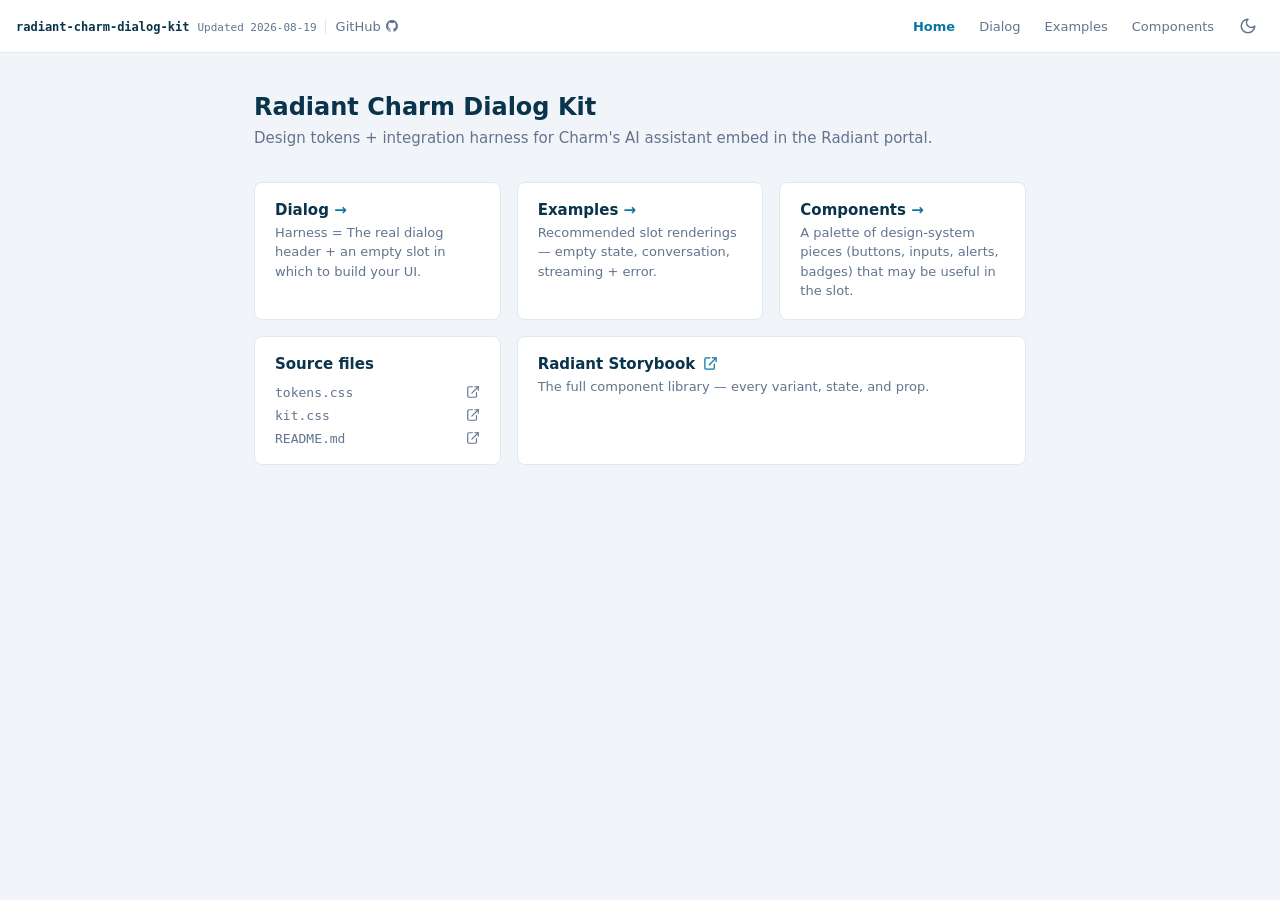
<file: index.html>
<!doctype html>
<html lang="en">
<head>
  <meta charset="utf-8" />
  <meta name="viewport" content="width=device-width, initial-scale=1" />
  <title>radiant-charm-dialog-kit</title>

  <link rel="preconnect" href="https://rsms.me/" />
  <link rel="stylesheet" href="https://rsms.me/inter/inter.css" />
  <link rel="stylesheet" href="tokens.css" />
  <link rel="stylesheet" href="kit.css" />
  <script src="kit.js"></script>

  <style>
    body { margin: 0; font-family: var(--font-sans); color: var(--foreground); background: var(--muted); -webkit-font-smoothing: antialiased; }
    .page { max-width: 820px; margin: 0 auto; padding: 2.5rem 1.5rem 4rem; }
    .cards { display: grid; grid-template-columns: repeat(3, minmax(0, 1fr)); gap: 1rem; }
    .card-link, .card {
      background: var(--card); border: 1px solid var(--border); border-radius: var(--radius);
      padding: 1.125rem 1.25rem;
    }
    .card-link { display: block; text-decoration: none; color: inherit; transition: border-color .12s, box-shadow .12s; }
    .card-link:hover { border-color: var(--ring); box-shadow: 0 0 0 3px color-mix(in oklch, var(--ring) 15%, transparent); }
    .card-link h2 { font-size: 0.9375rem; margin: 0 0 0.25rem; color: var(--foreground); }
    .card h2 { font-size: 0.9375rem; margin: 0 0 0.75rem; color: var(--foreground); }
    .card-link p { font-size: 0.8125rem; line-height: 1.5; color: var(--muted-foreground); margin: 0; }
    .card-link .arrow { color: var(--primary); font-weight: 600; }
    .card-link h2 svg { width: 15px; height: 15px; color: var(--primary); vertical-align: -2px; margin-left: 3px; }
    .card-wide { grid-column: span 2; }
    .file-list { list-style: none; margin: 0; padding: 0; display: flex; flex-direction: column; gap: 0.5rem; }
    .file-list a { display: flex; align-items: center; justify-content: space-between; gap: 0.5rem; font-family: var(--font-mono); font-size: 0.8125rem; color: var(--muted-foreground); text-decoration: none; }
    .file-list a:hover { color: var(--foreground); }
    .file-list svg { width: 14px; height: 14px; flex-shrink: 0; }
    .file-list a:hover svg { color: var(--primary); }
  </style>
</head>
<body>
  <nav class="kit-nav">
    <div class="kit-nav-left">
      <a class="kit-nav-brand" href="index.html">radiant-charm-dialog-kit</a>
      <span class="kit-nav-stamp"></span>
      <a class="kit-nav-repo" href="https://github.com/luclemo/radiant-charm-dialog-kit" target="_blank" rel="noopener" aria-label="View repository on GitHub">GitHub <svg viewBox="0 0 12 12" fill="none" xmlns="http://www.w3.org/2000/svg" aria-hidden="true"><path fill-rule="evenodd" clip-rule="evenodd" d="M6.00496 0C2.68437 0 0 2.70416 0 6.04958C0 8.72376 1.71997 10.9874 4.10603 11.7886C4.40435 11.8488 4.51362 11.6584 4.51362 11.4982C4.51362 11.358 4.50378 10.8773 4.50378 10.3764C2.83335 10.737 2.4855 9.65522 2.4855 9.65522C2.21705 8.9541 1.81929 8.7739 1.81929 8.7739C1.27255 8.40331 1.85911 8.40331 1.85911 8.40331C2.46558 8.44338 2.78381 9.02429 2.78381 9.02429C3.32059 9.94567 4.18555 9.68533 4.53353 9.52505C4.58319 9.13442 4.74237 8.864 4.91138 8.7138C3.57908 8.57355 2.17734 8.05275 2.17734 5.72902C2.17734 5.06797 2.4158 4.52714 2.79365 4.10652C2.73403 3.95631 2.5252 3.33522 2.85338 2.50393C2.85338 2.50393 3.36042 2.34365 4.50366 3.12491C4.99313 2.99248 5.4979 2.92512 6.00496 2.92455C6.512 2.92455 7.02886 2.99474 7.50614 3.12491C8.64951 2.34365 9.15655 2.50393 9.15655 2.50393C9.48473 3.33522 9.27577 3.95631 9.21616 4.10652C9.60396 4.52714 9.83259 5.06797 9.83259 5.72902C9.83259 8.05275 8.43085 8.56347 7.0886 8.7138C7.30739 8.90407 7.49619 9.26459 7.49619 9.83553C7.49619 10.6468 7.48635 11.2979 7.48635 11.4981C7.48635 11.6584 7.59575 11.8488 7.89395 11.7887C10.28 10.9873 12 8.72376 12 6.04958C12.0098 2.70416 9.3156 0 6.00496 0Z" fill="currentColor"/></svg></a>
    </div>
    <div class="kit-nav-right">
      <div class="kit-nav-links">
        <a href="index.html" class="is-active">Home</a>
        <a href="harness.html">Dialog</a>
        <a href="examples.html">Examples</a>
        <a href="components.html">Components</a>
      </div>
      <button class="kit-theme-toggle" type="button" aria-label="Toggle dark mode" title="Toggle theme">
        <svg class="icon-moon" viewBox="0 0 24 24" fill="none" stroke="currentColor" stroke-width="2" stroke-linecap="round" stroke-linejoin="round"><path d="M12 3a6 6 0 0 0 9 9 9 9 0 1 1-9-9Z"/></svg>
        <svg class="icon-sun" viewBox="0 0 24 24" fill="none" stroke="currentColor" stroke-width="2" stroke-linecap="round" stroke-linejoin="round"><circle cx="12" cy="12" r="4"/><path d="M12 2v2M12 20v2M4.93 4.93l1.41 1.41M17.66 17.66l1.41 1.41M2 12h2M20 12h2M6.34 17.66l-1.41 1.41M19.07 4.93l-1.41 1.41"/></svg>
      </button>
    </div>
  </nav>

  <div class="page">
    <h1>Radiant Charm Dialog Kit</h1>
    <p class="sub">Design tokens + integration harness for Charm's AI assistant embed in the Radiant portal.</p>

    <div class="cards">
      <a class="card-link" href="harness.html">
        <h2>Dialog <span class="arrow">→</span></h2>
        <p>Harness = The real dialog header + an empty slot in which to build your UI.</p>
      </a>
      <a class="card-link" href="examples.html">
        <h2>Examples <span class="arrow">→</span></h2>
        <p>Recommended slot renderings — empty state, conversation, streaming + error.</p>
      </a>
      <a class="card-link" href="components.html">
        <h2>Components <span class="arrow">→</span></h2>
        <p>A palette of design-system pieces (buttons, inputs, alerts, badges) that may be useful in the slot.</p>
      </a>

      <div class="card">
        <h2>Source files</h2>
        <ul class="file-list">
          <li><a href="https://github.com/luclemo/radiant-charm-dialog-kit/blob/main/tokens.css" target="_blank" rel="noopener">tokens.css <svg viewBox="0 0 24 24" fill="none" stroke="currentColor" stroke-width="2" stroke-linecap="round" stroke-linejoin="round"><path d="M15 3h6v6"/><path d="M10 14 21 3"/><path d="M18 13v6a2 2 0 0 1-2 2H5a2 2 0 0 1-2-2V5a2 2 0 0 1 2-2h6"/></svg></a></li>
          <li><a href="https://github.com/luclemo/radiant-charm-dialog-kit/blob/main/kit.css" target="_blank" rel="noopener">kit.css <svg viewBox="0 0 24 24" fill="none" stroke="currentColor" stroke-width="2" stroke-linecap="round" stroke-linejoin="round"><path d="M15 3h6v6"/><path d="M10 14 21 3"/><path d="M18 13v6a2 2 0 0 1-2 2H5a2 2 0 0 1-2-2V5a2 2 0 0 1 2-2h6"/></svg></a></li>
          <li><a href="https://github.com/luclemo/radiant-charm-dialog-kit/blob/main/README.md" target="_blank" rel="noopener">README.md <svg viewBox="0 0 24 24" fill="none" stroke="currentColor" stroke-width="2" stroke-linecap="round" stroke-linejoin="round"><path d="M15 3h6v6"/><path d="M10 14 21 3"/><path d="M18 13v6a2 2 0 0 1-2 2H5a2 2 0 0 1-2-2V5a2 2 0 0 1 2-2h6"/></svg></a></li>
        </ul>
      </div>

      <a class="card-link card-wide" href="https://radiant-network.github.io/radiant-portal/storybook/" target="_blank" rel="noopener">
        <h2>Radiant Storybook <svg viewBox="0 0 24 24" fill="none" stroke="currentColor" stroke-width="2" stroke-linecap="round" stroke-linejoin="round"><path d="M15 3h6v6"/><path d="M10 14 21 3"/><path d="M18 13v6a2 2 0 0 1-2 2H5a2 2 0 0 1-2-2V5a2 2 0 0 1 2-2h6"/></svg></h2>
        <p>The full component library — every variant, state, and prop.</p>
      </a>
    </div>
  </div>
</body>
</html>
</file>
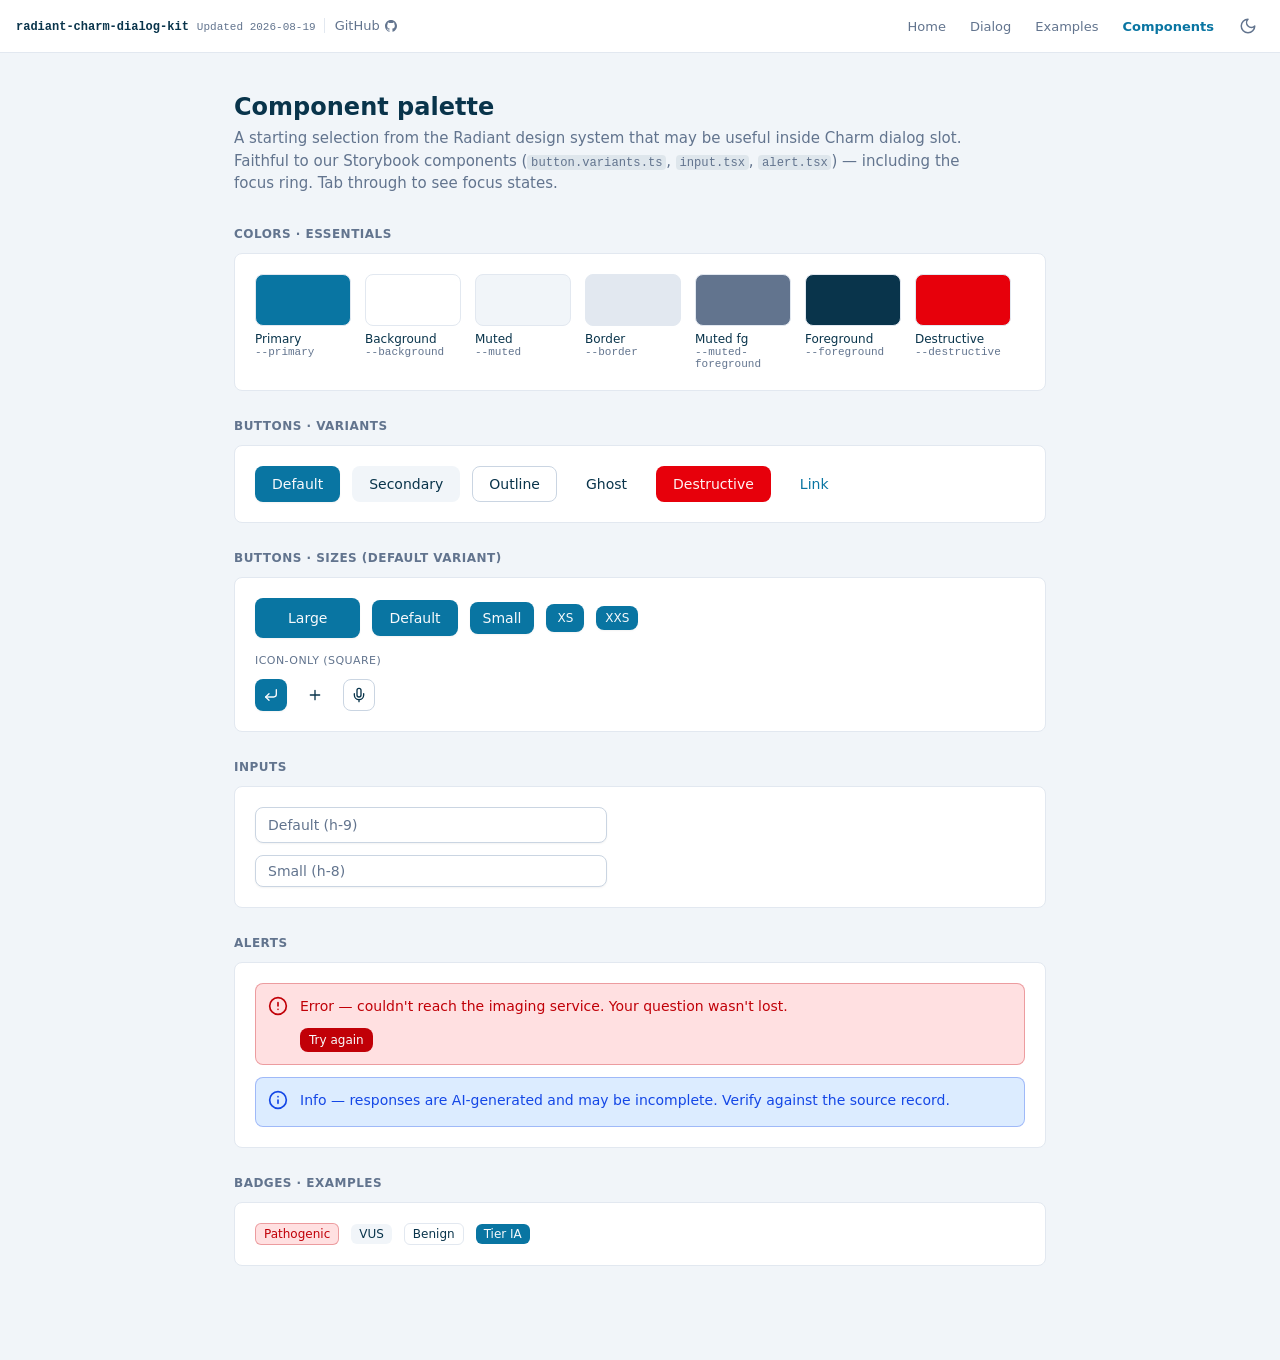
<file: components.html>
<!doctype html>
<html lang="en">
<head>
  <meta charset="utf-8" />
  <meta name="viewport" content="width=device-width, initial-scale=1" />
  <title>D.A.V.I.D dialog — component palette</title>

  <link rel="preconnect" href="https://rsms.me/" />
  <link rel="stylesheet" href="https://rsms.me/inter/inter.css" />
  <link rel="stylesheet" href="tokens.css" />
  <link rel="stylesheet" href="kit.css" />
  <script src="kit.js"></script>

  <style>
    body { margin: 0; font-family: var(--font-sans); color: var(--foreground); background: var(--muted); -webkit-font-smoothing: antialiased; }
    .page { max-width: 860px; margin: 0 auto; padding: 2.5rem 1.5rem 4rem; }
    section { margin-bottom: 1.75rem; }
    .section-title { font-size: 0.75rem; font-weight: 600; letter-spacing: 0.04em; text-transform: uppercase; color: var(--muted-foreground); margin: 0 0 0.75rem; }
    .card { background: var(--card); border: 1px solid var(--border); border-radius: var(--radius); padding: 1.25rem; }
    .row { display: flex; flex-wrap: wrap; align-items: center; gap: 0.75rem; }
    .row + .row { margin-top: 1rem; }
    .stack { display: flex; flex-direction: column; gap: 0.75rem; max-width: 22rem; }
    .caption { width: 100%; font-size: 0.6875rem; color: var(--muted-foreground); text-transform: uppercase; letter-spacing: 0.04em; }

    /* color swatches */
    .swatches { display: flex; flex-wrap: wrap; gap: 0.875rem; }
    .swatch { width: 96px; }
    .swatch .chip { height: 52px; border-radius: var(--radius); border: 1px solid var(--border); }
    .swatch .name { margin-top: 0.4rem; font-size: 0.75rem; font-weight: 500; color: var(--foreground); }
    .swatch .token { font-family: var(--font-mono); font-size: 0.6875rem; color: var(--muted-foreground); }

    /* Badge — PROPOSAL (not yet verified against the Storybook Badge component) */
    .badge { display: inline-flex; align-items: center; gap: 4px; border-radius: calc(var(--radius) - 2px); padding: 2px 8px; font-size: 0.75rem; font-weight: 500; line-height: 1.35; }
    .badge-secondary { background: var(--secondary); color: var(--secondary-foreground); }
    .badge-primary { background: var(--primary); color: var(--primary-foreground); }
    .badge-outline { border: 1px solid var(--border); color: var(--foreground); }
    .badge-red { background: color-mix(in oklch, var(--color-alert-error) 20%, transparent); color: var(--color-alert-error-foreground); border: 1px solid color-mix(in oklch, var(--color-alert-error-foreground) 30%, transparent); }
  </style>
</head>
<body>
  <nav class="kit-nav">
    <div class="kit-nav-left">
      <a class="kit-nav-brand" href="index.html">radiant-charm-dialog-kit</a>
      <span class="kit-nav-stamp"></span>
      <a class="kit-nav-repo" href="https://github.com/luclemo/radiant-charm-dialog-kit" target="_blank" rel="noopener" aria-label="View repository on GitHub">GitHub <svg viewBox="0 0 12 12" fill="none" xmlns="http://www.w3.org/2000/svg" aria-hidden="true"><path fill-rule="evenodd" clip-rule="evenodd" d="M6.00496 0C2.68437 0 0 2.70416 0 6.04958C0 8.72376 1.71997 10.9874 4.10603 11.7886C4.40435 11.8488 4.51362 11.6584 4.51362 11.4982C4.51362 11.358 4.50378 10.8773 4.50378 10.3764C2.83335 10.737 2.4855 9.65522 2.4855 9.65522C2.21705 8.9541 1.81929 8.7739 1.81929 8.7739C1.27255 8.40331 1.85911 8.40331 1.85911 8.40331C2.46558 8.44338 2.78381 9.02429 2.78381 9.02429C3.32059 9.94567 4.18555 9.68533 4.53353 9.52505C4.58319 9.13442 4.74237 8.864 4.91138 8.7138C3.57908 8.57355 2.17734 8.05275 2.17734 5.72902C2.17734 5.06797 2.4158 4.52714 2.79365 4.10652C2.73403 3.95631 2.5252 3.33522 2.85338 2.50393C2.85338 2.50393 3.36042 2.34365 4.50366 3.12491C4.99313 2.99248 5.4979 2.92512 6.00496 2.92455C6.512 2.92455 7.02886 2.99474 7.50614 3.12491C8.64951 2.34365 9.15655 2.50393 9.15655 2.50393C9.48473 3.33522 9.27577 3.95631 9.21616 4.10652C9.60396 4.52714 9.83259 5.06797 9.83259 5.72902C9.83259 8.05275 8.43085 8.56347 7.0886 8.7138C7.30739 8.90407 7.49619 9.26459 7.49619 9.83553C7.49619 10.6468 7.48635 11.2979 7.48635 11.4981C7.48635 11.6584 7.59575 11.8488 7.89395 11.7887C10.28 10.9873 12 8.72376 12 6.04958C12.0098 2.70416 9.3156 0 6.00496 0Z" fill="currentColor"/></svg></a>
    </div>
    <div class="kit-nav-right">
      <div class="kit-nav-links">
        <a href="index.html">Home</a>
        <a href="harness.html">Dialog</a>
        <a href="examples.html">Examples</a>
        <a href="components.html" class="is-active">Components</a>
      </div>
      <button class="kit-theme-toggle" type="button" aria-label="Toggle dark mode" title="Toggle theme">
        <svg class="icon-moon" viewBox="0 0 24 24" fill="none" stroke="currentColor" stroke-width="2" stroke-linecap="round" stroke-linejoin="round"><path d="M12 3a6 6 0 0 0 9 9 9 9 0 1 1-9-9Z"/></svg>
        <svg class="icon-sun" viewBox="0 0 24 24" fill="none" stroke="currentColor" stroke-width="2" stroke-linecap="round" stroke-linejoin="round"><circle cx="12" cy="12" r="4"/><path d="M12 2v2M12 20v2M4.93 4.93l1.41 1.41M17.66 17.66l1.41 1.41M2 12h2M20 12h2M6.34 17.66l-1.41 1.41M19.07 4.93l-1.41 1.41"/></svg>
      </button>
    </div>
  </nav>

  <div class="page">
    <h1>Component palette</h1>
    <p class="sub">A starting selection from the Radiant design system that may be useful inside Charm dialog slot. Faithful to our Storybook components (<code>button.variants.ts</code>, <code>input.tsx</code>, <code>alert.tsx</code>) — including the focus ring. Tab through to see focus states.</p>

    <!-- ===================== COLORS ===================== -->
    <section>
      <div class="section-title">Colors · essentials</div>
      <div class="card">
        <div class="swatches">
          <div class="swatch"><div class="chip" style="background: var(--primary);"></div><div class="name">Primary</div><div class="token">--primary</div></div>
          <div class="swatch"><div class="chip" style="background: var(--background);"></div><div class="name">Background</div><div class="token">--background</div></div>
          <div class="swatch"><div class="chip" style="background: var(--muted);"></div><div class="name">Muted</div><div class="token">--muted</div></div>
          <div class="swatch"><div class="chip" style="background: var(--border);"></div><div class="name">Border</div><div class="token">--border</div></div>
          <div class="swatch"><div class="chip" style="background: var(--muted-foreground);"></div><div class="name">Muted fg</div><div class="token">--muted-foreground</div></div>
          <div class="swatch"><div class="chip" style="background: var(--foreground);"></div><div class="name">Foreground</div><div class="token">--foreground</div></div>
          <div class="swatch"><div class="chip" style="background: var(--destructive);"></div><div class="name">Destructive</div><div class="token">--destructive</div></div>
        </div>
      </div>
    </section>

    <!-- ===================== BUTTONS ===================== -->
    <section>
      <div class="section-title">Buttons · variants</div>
      <div class="card">
        <div class="row">
          <button class="btn btn-default btn-md">Default</button>
          <button class="btn btn-secondary btn-md">Secondary</button>
          <button class="btn btn-outline btn-md">Outline</button>
          <button class="btn btn-ghost btn-md">Ghost</button>
          <button class="btn btn-destructive btn-md">Destructive</button>
          <button class="btn btn-link btn-md">Link</button>
        </div>
      </div>
    </section>

    <section>
      <div class="section-title">Buttons · sizes (default variant)</div>
      <div class="card">
        <div class="row">
          <button class="btn btn-default btn-lg">Large</button>
          <button class="btn btn-default btn-md">Default</button>
          <button class="btn btn-default btn-sm">Small</button>
          <button class="btn btn-default btn-xs">XS</button>
          <button class="btn btn-default btn-2xs">XXS</button>
        </div>
        <div class="row">
          <span class="caption">Icon-only (square)</span>
          <button class="btn btn-default btn-icon btn-sm" aria-label="Send"><svg viewBox="0 0 24 24" fill="none" stroke="currentColor" stroke-width="2" stroke-linecap="round" stroke-linejoin="round"><polyline points="9 10 4 15 9 20"/><path d="M20 4v7a4 4 0 0 1-4 4H4"/></svg></button>
          <button class="btn btn-ghost btn-icon btn-sm" aria-label="Attach"><svg viewBox="0 0 24 24" fill="none" stroke="currentColor" stroke-width="2" stroke-linecap="round"><path d="M5 12h14M12 5v14"/></svg></button>
          <button class="btn btn-outline btn-icon btn-sm" aria-label="Voice"><svg viewBox="0 0 24 24" fill="none" stroke="currentColor" stroke-width="2" stroke-linecap="round" stroke-linejoin="round"><path d="M12 2a3 3 0 0 0-3 3v7a3 3 0 0 0 6 0V5a3 3 0 0 0-3-3Z"/><path d="M19 10v2a7 7 0 0 1-14 0v-2"/><line x1="12" x2="12" y1="19" y2="22"/></svg></button>
        </div>
      </div>
    </section>

    <!-- ===================== INPUTS ===================== -->
    <section>
      <div class="section-title">Inputs</div>
      <div class="card">
        <div class="stack">
          <input class="input input-md" placeholder="Default (h-9)" />
          <input class="input input-sm" placeholder="Small (h-8)" />
        </div>
      </div>
    </section>

    <!-- ===================== ALERTS ===================== -->
    <section>
      <div class="section-title">Alerts</div>
      <div class="card">
        <div class="stack" style="max-width: none;">
          <div class="alert alert-error" role="alert">
            <span class="alert-icon"><svg viewBox="0 0 24 24" fill="none" stroke="currentColor" stroke-width="2" stroke-linecap="round" stroke-linejoin="round"><circle cx="12" cy="12" r="10"/><line x1="12" x2="12" y1="8" y2="12"/><line x1="12" x2="12.01" y1="16" y2="16"/></svg></span>
            <div class="alert-content">
              <div class="alert-desc">Error — couldn't reach the imaging service. Your question wasn't lost.</div>
              <div class="alert-actions"><button class="btn btn-solid btn-2xs">Try again</button></div>
            </div>
          </div>
          <div class="alert alert-info" role="note">
            <span class="alert-icon"><svg viewBox="0 0 24 24" fill="none" stroke="currentColor" stroke-width="2" stroke-linecap="round" stroke-linejoin="round"><circle cx="12" cy="12" r="10"/><path d="M12 16v-4M12 8h.01"/></svg></span>
            <div class="alert-content">
              <div class="alert-desc">Info — responses are AI-generated and may be incomplete. Verify against the source record.</div>
            </div>
          </div>
        </div>
      </div>
    </section>

    <!-- ===================== BADGES (PROPOSAL) ===================== -->
    <section>
      <div class="section-title">Badges · Examples</div>
      <div class="card">
        <div class="row">
          <span class="badge badge-red">Pathogenic</span>
          <span class="badge badge-secondary">VUS</span>
          <span class="badge badge-outline">Benign</span>
          <span class="badge badge-primary">Tier IA</span>
        </div>
      </div>
    </section>
  </div>
</body>
</html>
</file>
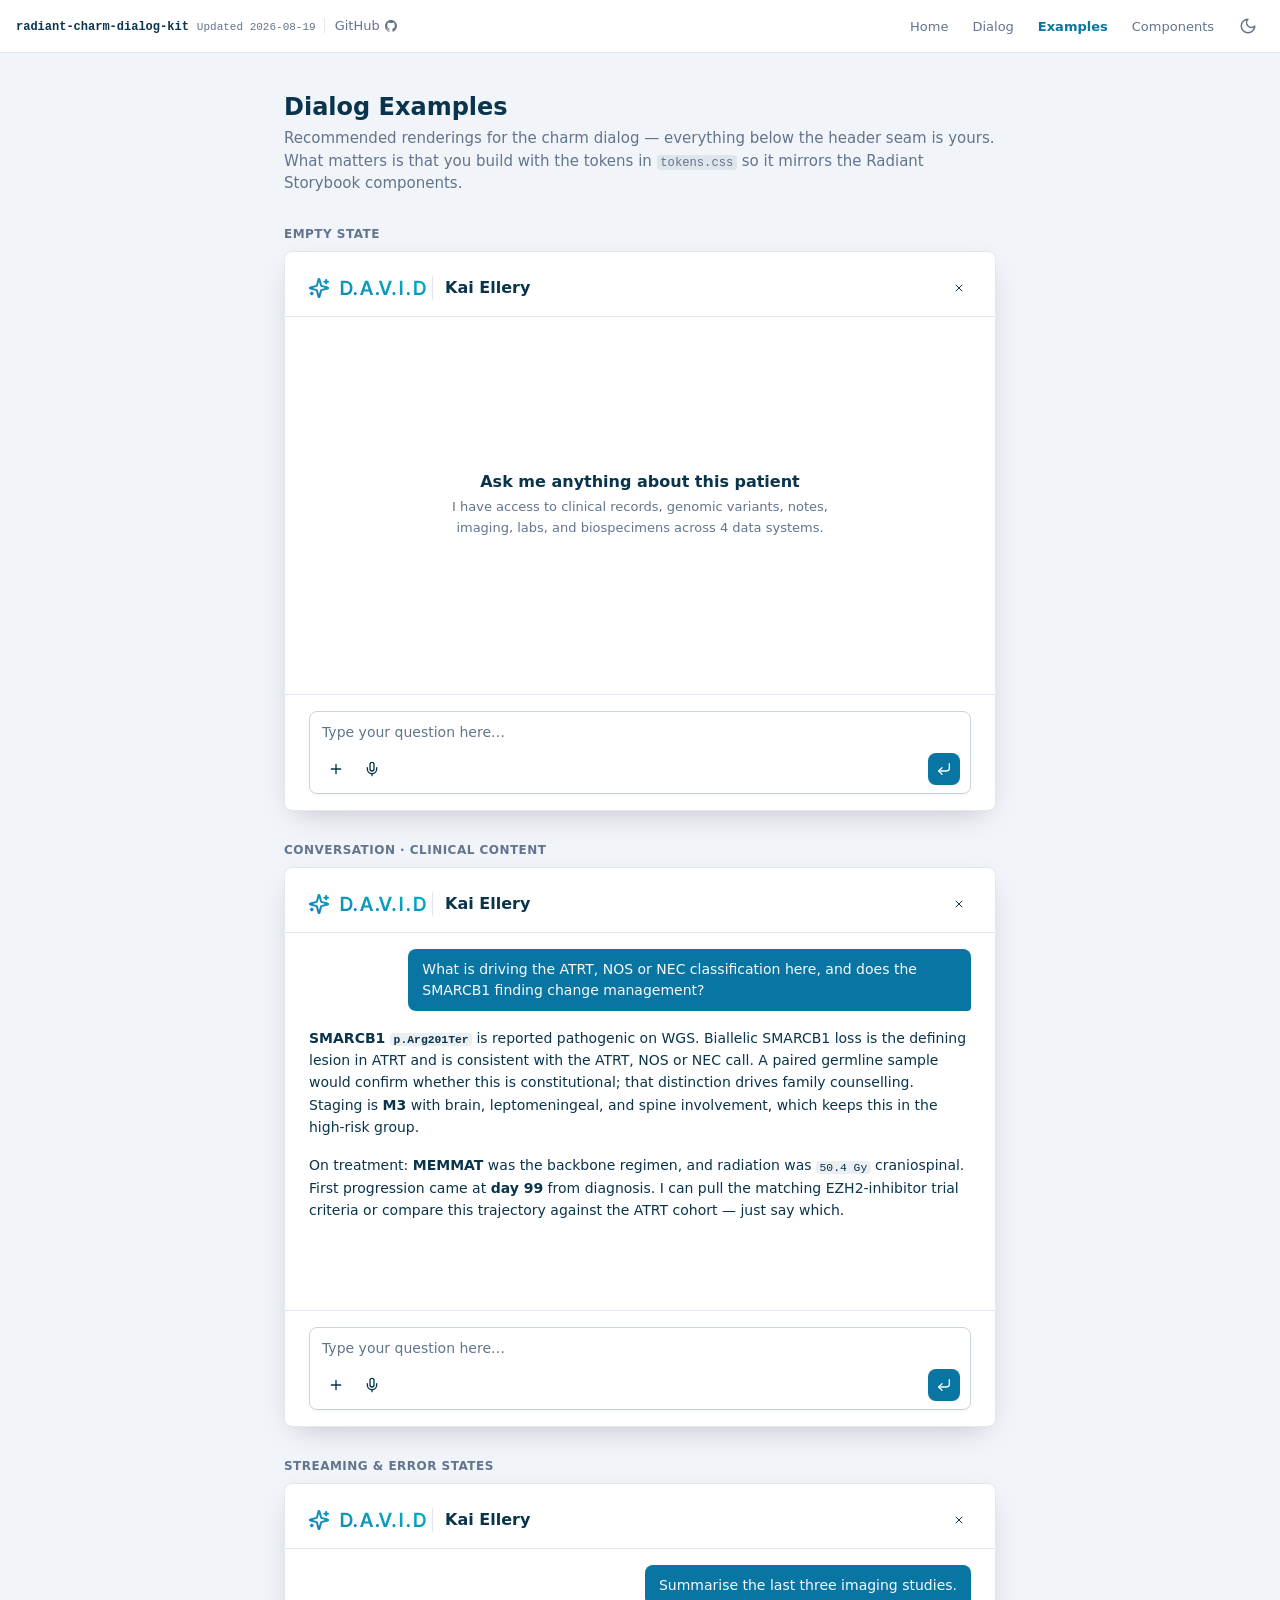
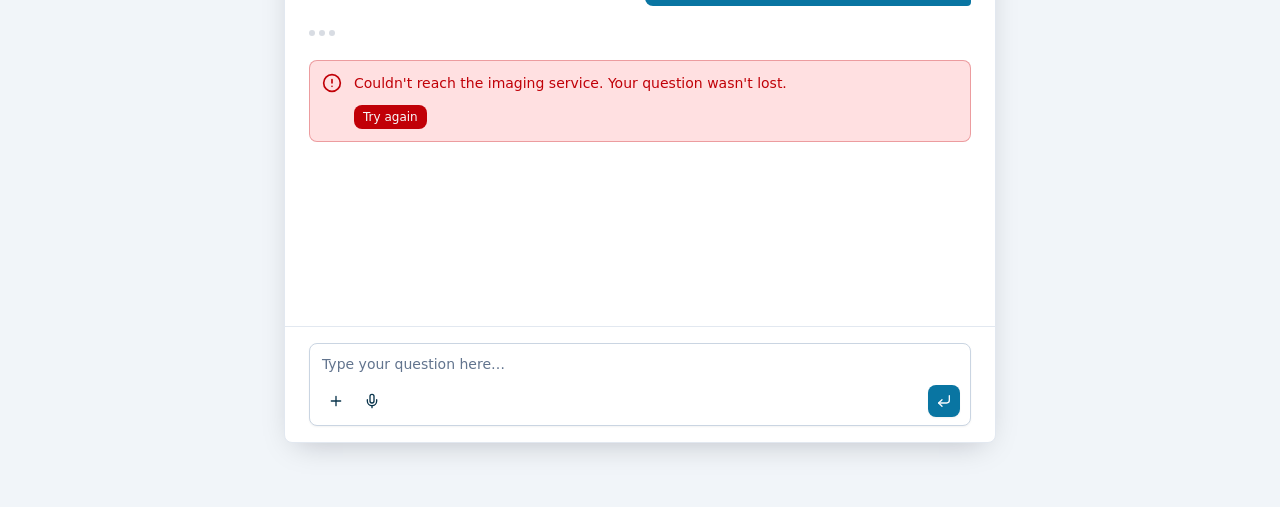
<file: examples.html>
<!doctype html>
<html lang="en">
<head>
  <meta charset="utf-8" />
  <meta name="viewport" content="width=device-width, initial-scale=1" />
  <title>D.A.V.I.D dialog — message examples</title>

  <link rel="preconnect" href="https://rsms.me/" />
  <link rel="stylesheet" href="https://rsms.me/inter/inter.css" />
  <link rel="stylesheet" href="tokens.css" />
  <link rel="stylesheet" href="kit.css" />
  <script src="kit.js"></script>

  <style>
    body { margin: 0; font-family: var(--font-sans); color: var(--foreground); background: var(--muted); -webkit-font-smoothing: antialiased; }
    .page { max-width: 760px; margin: 0 auto; padding: 2.5rem 1.5rem 4rem; }
    .frame-label {
      font-size: 0.75rem; font-weight: 600; letter-spacing: 0.04em; text-transform: uppercase;
      color: var(--muted-foreground); margin: 2rem 0 0.625rem;
    }
    .david-dialog { height: 560px; }
  </style>
</head>
<body>
  <nav class="kit-nav">
    <div class="kit-nav-left">
      <a class="kit-nav-brand" href="index.html">radiant-charm-dialog-kit</a>
      <span class="kit-nav-stamp"></span>
      <a class="kit-nav-repo" href="https://github.com/luclemo/radiant-charm-dialog-kit" target="_blank" rel="noopener" aria-label="View repository on GitHub">GitHub <svg viewBox="0 0 12 12" fill="none" xmlns="http://www.w3.org/2000/svg" aria-hidden="true"><path fill-rule="evenodd" clip-rule="evenodd" d="M6.00496 0C2.68437 0 0 2.70416 0 6.04958C0 8.72376 1.71997 10.9874 4.10603 11.7886C4.40435 11.8488 4.51362 11.6584 4.51362 11.4982C4.51362 11.358 4.50378 10.8773 4.50378 10.3764C2.83335 10.737 2.4855 9.65522 2.4855 9.65522C2.21705 8.9541 1.81929 8.7739 1.81929 8.7739C1.27255 8.40331 1.85911 8.40331 1.85911 8.40331C2.46558 8.44338 2.78381 9.02429 2.78381 9.02429C3.32059 9.94567 4.18555 9.68533 4.53353 9.52505C4.58319 9.13442 4.74237 8.864 4.91138 8.7138C3.57908 8.57355 2.17734 8.05275 2.17734 5.72902C2.17734 5.06797 2.4158 4.52714 2.79365 4.10652C2.73403 3.95631 2.5252 3.33522 2.85338 2.50393C2.85338 2.50393 3.36042 2.34365 4.50366 3.12491C4.99313 2.99248 5.4979 2.92512 6.00496 2.92455C6.512 2.92455 7.02886 2.99474 7.50614 3.12491C8.64951 2.34365 9.15655 2.50393 9.15655 2.50393C9.48473 3.33522 9.27577 3.95631 9.21616 4.10652C9.60396 4.52714 9.83259 5.06797 9.83259 5.72902C9.83259 8.05275 8.43085 8.56347 7.0886 8.7138C7.30739 8.90407 7.49619 9.26459 7.49619 9.83553C7.49619 10.6468 7.48635 11.2979 7.48635 11.4981C7.48635 11.6584 7.59575 11.8488 7.89395 11.7887C10.28 10.9873 12 8.72376 12 6.04958C12.0098 2.70416 9.3156 0 6.00496 0Z" fill="currentColor"/></svg></a>
    </div>
    <div class="kit-nav-right">
      <div class="kit-nav-links">
        <a href="index.html">Home</a>
        <a href="harness.html">Dialog</a>
        <a href="examples.html" class="is-active">Examples</a>
        <a href="components.html">Components</a>
      </div>
      <button class="kit-theme-toggle" type="button" aria-label="Toggle dark mode" title="Toggle theme">
        <svg class="icon-moon" viewBox="0 0 24 24" fill="none" stroke="currentColor" stroke-width="2" stroke-linecap="round" stroke-linejoin="round"><path d="M12 3a6 6 0 0 0 9 9 9 9 0 1 1-9-9Z"/></svg>
        <svg class="icon-sun" viewBox="0 0 24 24" fill="none" stroke="currentColor" stroke-width="2" stroke-linecap="round" stroke-linejoin="round"><circle cx="12" cy="12" r="4"/><path d="M12 2v2M12 20v2M4.93 4.93l1.41 1.41M17.66 17.66l1.41 1.41M2 12h2M20 12h2M6.34 17.66l-1.41 1.41M19.07 4.93l-1.41 1.41"/></svg>
      </button>
    </div>
  </nav>

  <div class="page">
    <h1>Dialog Examples</h1>
    <p class="sub">Recommended renderings for the charm dialog —
      everything below the header seam is yours. What matters is that you build with
      the tokens in <code>tokens.css</code> so it mirrors the Radiant Storybook components.</p>

    <!-- ============ FRAME A — empty state ============ -->
    <div class="frame-label">Empty state</div>
    <div class="david-dialog" role="dialog" aria-modal="true">
      <header class="david-header">
        <img class="david-logo" src="assets/david-logo.svg" alt="D.A.V.I.D" />
        <span class="david-patient">Kai Ellery</span>
        <button class="david-close" aria-label="Close"><svg width="16" height="16" viewBox="0 0 24 24" fill="none" stroke="currentColor" stroke-width="2" stroke-linecap="round"><path d="M18 6 6 18M6 6l12 12"/></svg></button>
      </header>
      <div class="msg-list">
        <div class="welcome">
          <h2>Ask me anything about this patient</h2>
          <p>I have access to clinical records, genomic variants, notes, imaging, labs, and biospecimens across 4 data systems.</p>
        </div>
      </div>
      <!-- composer -->
      <div class="composer">
        <div class="composer-box">
          <textarea rows="1" placeholder="Type your question here…"></textarea>
          <div class="composer-row">
            <div class="composer-tools">
              <button class="btn btn-ghost btn-icon btn-sm" aria-label="Attach"><svg viewBox="0 0 24 24" fill="none" stroke="currentColor" stroke-width="2" stroke-linecap="round"><path d="M5 12h14M12 5v14"/></svg></button>
              <button class="btn btn-ghost btn-icon btn-sm" aria-label="Voice input"><svg viewBox="0 0 24 24" fill="none" stroke="currentColor" stroke-width="2" stroke-linecap="round" stroke-linejoin="round"><path d="M12 2a3 3 0 0 0-3 3v7a3 3 0 0 0 6 0V5a3 3 0 0 0-3-3Z"/><path d="M19 10v2a7 7 0 0 1-14 0v-2"/><line x1="12" x2="12" y1="19" y2="22"/></svg></button>
            </div>
            <button class="btn btn-default btn-icon btn-sm" aria-label="Send">
              <svg viewBox="0 0 24 24" fill="none" stroke="currentColor" stroke-width="2" stroke-linecap="round" stroke-linejoin="round"><polyline points="9 10 4 15 9 20"/><path d="M20 4v7a4 4 0 0 1-4 4H4"/></svg>
            </button>
          </div>
        </div>
      </div>
    </div>

    <!-- ============ FRAME B — conversation ============ -->
    <div class="frame-label">Conversation · clinical content</div>
    <div class="david-dialog" role="dialog" aria-modal="true">
      <header class="david-header">
        <img class="david-logo" src="assets/david-logo.svg" alt="D.A.V.I.D" />
        <span class="david-patient">Kai Ellery</span>
        <button class="david-close" aria-label="Close"><svg width="16" height="16" viewBox="0 0 24 24" fill="none" stroke="currentColor" stroke-width="2" stroke-linecap="round"><path d="M18 6 6 18M6 6l12 12"/></svg></button>
      </header>
      <div class="msg-list">
        <div class="msg-user">What is driving the ATRT, NOS or NEC classification here, and does the SMARCB1 finding change management?</div>

        <div class="msg-assistant">
          <p><strong>SMARCB1 <code>p.Arg201Ter</code></strong> is reported pathogenic on WGS. Biallelic SMARCB1 loss is the defining lesion in ATRT and is consistent with the ATRT, NOS or NEC call. A paired germline sample would confirm whether this is constitutional; that distinction drives family counselling. Staging is <strong>M3</strong> with brain, leptomeningeal, and spine involvement, which keeps this in the high-risk group.</p>
        </div>

        <div class="msg-assistant">
          <p>On treatment: <strong>MEMMAT</strong> was the backbone regimen, and radiation was <code>50.4 Gy</code> craniospinal. First progression came at <strong>day 99</strong> from diagnosis. I can pull the matching EZH2-inhibitor trial criteria or compare this trajectory against the ATRT cohort — just say which.</p>
        </div>
      </div>
      <div class="composer">
        <div class="composer-box">
          <textarea rows="1" placeholder="Type your question here…"></textarea>
          <div class="composer-row">
            <div class="composer-tools">
              <button class="btn btn-ghost btn-icon btn-sm" aria-label="Attach"><svg viewBox="0 0 24 24" fill="none" stroke="currentColor" stroke-width="2" stroke-linecap="round"><path d="M5 12h14M12 5v14"/></svg></button>
              <button class="btn btn-ghost btn-icon btn-sm" aria-label="Voice input"><svg viewBox="0 0 24 24" fill="none" stroke="currentColor" stroke-width="2" stroke-linecap="round" stroke-linejoin="round"><path d="M12 2a3 3 0 0 0-3 3v7a3 3 0 0 0 6 0V5a3 3 0 0 0-3-3Z"/><path d="M19 10v2a7 7 0 0 1-14 0v-2"/><line x1="12" x2="12" y1="19" y2="22"/></svg></button>
            </div>
            <button class="btn btn-default btn-icon btn-sm" aria-label="Send">
              <svg viewBox="0 0 24 24" fill="none" stroke="currentColor" stroke-width="2" stroke-linecap="round" stroke-linejoin="round"><polyline points="9 10 4 15 9 20"/><path d="M20 4v7a4 4 0 0 1-4 4H4"/></svg>
            </button>
          </div>
        </div>
      </div>
    </div>

    <!-- ============ FRAME C — streaming + error ============ -->
    <div class="frame-label">Streaming &amp; error states</div>
    <div class="david-dialog" role="dialog" aria-modal="true">
      <header class="david-header">
        <img class="david-logo" src="assets/david-logo.svg" alt="D.A.V.I.D" />
        <span class="david-patient">Kai Ellery</span>
        <button class="david-close" aria-label="Close"><svg width="16" height="16" viewBox="0 0 24 24" fill="none" stroke="currentColor" stroke-width="2" stroke-linecap="round"><path d="M18 6 6 18M6 6l12 12"/></svg></button>
      </header>
      <div class="msg-list">
        <div class="msg-user">Summarise the last three imaging studies.</div>
        <div class="typing" aria-label="D.A.V.I.D is thinking"><i></i><i></i><i></i></div>

        <!-- Storybook Alert · variant=error, bordered, no title, xxs action button -->
        <div class="alert alert-error" role="alert">
          <span class="alert-icon"><svg viewBox="0 0 24 24" fill="none" stroke="currentColor" stroke-width="2" stroke-linecap="round" stroke-linejoin="round"><circle cx="12" cy="12" r="10"/><line x1="12" x2="12" y1="8" y2="12"/><line x1="12" x2="12.01" y1="16" y2="16"/></svg></span>
          <div class="alert-content">
            <div class="alert-desc">Couldn't reach the imaging service. Your question wasn't lost.</div>
            <div class="alert-actions">
              <button class="btn btn-solid btn-2xs">Try again</button>
            </div>
          </div>
        </div>
      </div>
      <div class="composer">
        <div class="composer-box">
          <textarea rows="1" placeholder="Type your question here…"></textarea>
          <div class="composer-row">
            <div class="composer-tools">
              <button class="btn btn-ghost btn-icon btn-sm" aria-label="Attach"><svg viewBox="0 0 24 24" fill="none" stroke="currentColor" stroke-width="2" stroke-linecap="round"><path d="M5 12h14M12 5v14"/></svg></button>
              <button class="btn btn-ghost btn-icon btn-sm" aria-label="Voice input"><svg viewBox="0 0 24 24" fill="none" stroke="currentColor" stroke-width="2" stroke-linecap="round" stroke-linejoin="round"><path d="M12 2a3 3 0 0 0-3 3v7a3 3 0 0 0 6 0V5a3 3 0 0 0-3-3Z"/><path d="M19 10v2a7 7 0 0 1-14 0v-2"/><line x1="12" x2="12" y1="19" y2="22"/></svg></button>
            </div>
            <button class="btn btn-default btn-icon btn-sm" aria-label="Send">
              <svg viewBox="0 0 24 24" fill="none" stroke="currentColor" stroke-width="2" stroke-linecap="round" stroke-linejoin="round"><polyline points="9 10 4 15 9 20"/><path d="M20 4v7a4 4 0 0 1-4 4H4"/></svg>
            </button>
          </div>
        </div>
      </div>
    </div>
  </div>
</body>
</html>
</file>
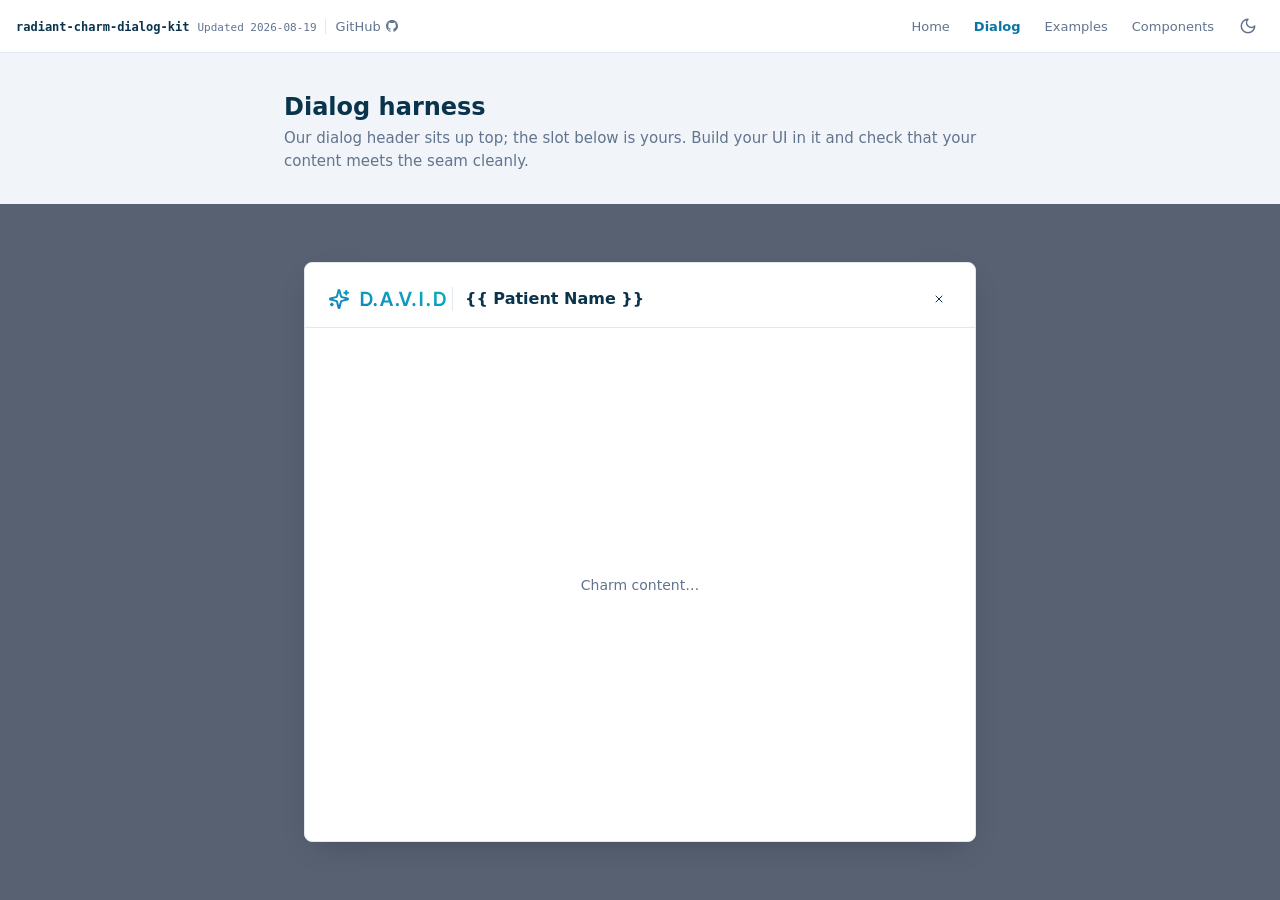
<file: harness.html>
<!doctype html>
<html lang="en">
<head>
  <meta charset="utf-8" />
  <meta name="viewport" content="width=device-width, initial-scale=1" />
  <title>Dialog · radiant-charm-dialog-kit</title>

  <!-- Inter must be present INSIDE the iframe. In production, self-host it. -->
  <link rel="preconnect" href="https://rsms.me/" />
  <link rel="stylesheet" href="https://rsms.me/inter/inter.css" />

  <link rel="stylesheet" href="tokens.css" />
  <link rel="stylesheet" href="kit.css" />
  <script src="kit.js"></script>

  <style>
    html, body { min-height: 100%; }
    body {
      margin: 0;
      font-family: var(--font-sans);
      color: var(--foreground);
      background: var(--muted);
      display: flex;
      flex-direction: column;
      min-height: 100vh;
    }
    .harness-head { width: 100%; max-width: 760px; margin: 0 auto; padding: 2.5rem 1.5rem 0; }
    /* the dimmed backdrop the dialog sits on (harness chrome, not the spec) */
    .harness-stage {
      flex: 1;
      display: grid;
      place-items: center;
      padding: 2rem;
      background: color-mix(in oklch, var(--color-slate-950) 55%, var(--color-slate-200));
    }
    .harness-dialog { width: min(672px, 100%); height: min(580px, 90vh); }
    /* empty slot placeholder — matches the base harness ("Charm content…") */
    .charm-slot { display: grid; place-items: center; padding: 16px 24px; color: var(--muted-foreground); font-size: 0.875rem; }
  </style>
</head>
<body>
  <nav class="kit-nav">
    <div class="kit-nav-left">
      <a class="kit-nav-brand" href="index.html">radiant-charm-dialog-kit</a>
      <span class="kit-nav-stamp"></span>
      <a class="kit-nav-repo" href="https://github.com/luclemo/radiant-charm-dialog-kit" target="_blank" rel="noopener" aria-label="View repository on GitHub">GitHub <svg viewBox="0 0 12 12" fill="none" xmlns="http://www.w3.org/2000/svg" aria-hidden="true"><path fill-rule="evenodd" clip-rule="evenodd" d="M6.00496 0C2.68437 0 0 2.70416 0 6.04958C0 8.72376 1.71997 10.9874 4.10603 11.7886C4.40435 11.8488 4.51362 11.6584 4.51362 11.4982C4.51362 11.358 4.50378 10.8773 4.50378 10.3764C2.83335 10.737 2.4855 9.65522 2.4855 9.65522C2.21705 8.9541 1.81929 8.7739 1.81929 8.7739C1.27255 8.40331 1.85911 8.40331 1.85911 8.40331C2.46558 8.44338 2.78381 9.02429 2.78381 9.02429C3.32059 9.94567 4.18555 9.68533 4.53353 9.52505C4.58319 9.13442 4.74237 8.864 4.91138 8.7138C3.57908 8.57355 2.17734 8.05275 2.17734 5.72902C2.17734 5.06797 2.4158 4.52714 2.79365 4.10652C2.73403 3.95631 2.5252 3.33522 2.85338 2.50393C2.85338 2.50393 3.36042 2.34365 4.50366 3.12491C4.99313 2.99248 5.4979 2.92512 6.00496 2.92455C6.512 2.92455 7.02886 2.99474 7.50614 3.12491C8.64951 2.34365 9.15655 2.50393 9.15655 2.50393C9.48473 3.33522 9.27577 3.95631 9.21616 4.10652C9.60396 4.52714 9.83259 5.06797 9.83259 5.72902C9.83259 8.05275 8.43085 8.56347 7.0886 8.7138C7.30739 8.90407 7.49619 9.26459 7.49619 9.83553C7.49619 10.6468 7.48635 11.2979 7.48635 11.4981C7.48635 11.6584 7.59575 11.8488 7.89395 11.7887C10.28 10.9873 12 8.72376 12 6.04958C12.0098 2.70416 9.3156 0 6.00496 0Z" fill="currentColor"/></svg></a>
    </div>
    <div class="kit-nav-right">
      <div class="kit-nav-links">
        <a href="index.html">Home</a>
        <a href="harness.html" class="is-active">Dialog</a>
        <a href="examples.html">Examples</a>
        <a href="components.html">Components</a>
      </div>
      <button class="kit-theme-toggle" type="button" aria-label="Toggle dark mode" title="Toggle theme">
        <svg class="icon-moon" viewBox="0 0 24 24" fill="none" stroke="currentColor" stroke-width="2" stroke-linecap="round" stroke-linejoin="round"><path d="M12 3a6 6 0 0 0 9 9 9 9 0 1 1-9-9Z"/></svg>
        <svg class="icon-sun" viewBox="0 0 24 24" fill="none" stroke="currentColor" stroke-width="2" stroke-linecap="round" stroke-linejoin="round"><circle cx="12" cy="12" r="4"/><path d="M12 2v2M12 20v2M4.93 4.93l1.41 1.41M17.66 17.66l1.41 1.41M2 12h2M20 12h2M6.34 17.66l-1.41 1.41M19.07 4.93l-1.41 1.41"/></svg>
      </button>
    </div>
  </nav>

  <div class="harness-head">
    <h1>Dialog harness</h1>
    <p class="sub">Our dialog header sits up top; the slot below is yours. Build your UI in it and check that your content meets the seam cleanly.</p>
  </div>

  <div class="harness-stage">
    <div class="david-dialog harness-dialog" role="dialog" aria-modal="true" aria-labelledby="davidTitle">
      <header class="david-header">
        <img class="david-logo" src="assets/david-logo.svg" alt="D.A.V.I.D" id="davidTitle" />
        <span class="david-patient">{{ Patient Name }}</span>
        <button class="david-close" aria-label="Close assistant" title="Close">
          <svg width="16" height="16" viewBox="0 0 24 24" fill="none" stroke="currentColor" stroke-width="2" stroke-linecap="round"><path d="M18 6 6 18M6 6l12 12"/></svg>
        </button>
      </header>

      <!-- ▼▼▼ CHARM SLOT — mount your iframe / app root here ▼▼▼ -->
      <main class="david-body charm-slot">
        Charm content…
      </main>
      <!-- ▲▲▲ CHARM SLOT ▲▲▲ -->
    </div>
  </div>
</body>
</html>
</file>
<file: tokens.css>
/* ============================================================================
   D.A.V.I.D dialog — design tokens
   Source of truth: radiant-portal · frontend/themes/radiant/theme.css
   These are a hand-maintained EXTRACT for the embedded dialog slot. If a value
   here disagrees with the Radiant portal, the portal wins — tell us and we sync.

   Colors are oklch (matches the Radiant system). All modern browsers support it.
   The slate scale mirrors Tailwind v4's defaults so this file renders standalone
   (e.g. the harness opened from file://) without a Tailwind build present.
   ============================================================================ */

:root {
  /* --- Type ------------------------------------------------------------- */
  /* Inter must be loaded INSIDE your iframe (it does not cross the frame
     boundary). Self-host or link it; the fallback stack is the safety net. */
  --font-sans: 'Inter', system-ui, -apple-system, 'Segoe UI', sans-serif;
  --font-mono: ui-monospace, 'SF Mono', 'Menlo', 'Consolas', monospace;

  /* --- Radius ----------------------------------------------------------- */
  --radius: 0.5rem;

  /* --- Brand scale (exact, from theme.css) ------------------------------ */
  --color-radiant-50:  oklch(0.98 0.01 228.92);
  --color-radiant-100: oklch(0.96 0.03 231.05);
  --color-radiant-200: oklch(0.91 0.06 224.03);
  --color-radiant-300: oklch(0.85 0.10 221.85);
  --color-radiant-400: oklch(0.79 0.14 223.72);
  --color-radiant-500: oklch(0.73 0.14 227.83);
  --color-radiant-600: oklch(0.63 0.13 233.32);
  --color-radiant-700: oklch(0.53 0.11 234.92);
  --color-radiant-800: oklch(0.47 0.09 231.27);
  --color-radiant-900: oklch(0.41 0.08 233.79);
  --color-radiant-950: oklch(0.31 0.06 236.35);

  /* --- Neutral scale (mirrors Tailwind v4 slate) ------------------------ */
  --color-white:      #ffffff;
  --color-slate-50:   oklch(0.984 0.003 247.858);
  --color-slate-100:  oklch(0.968 0.007 247.896);
  --color-slate-200:  oklch(0.929 0.013 255.508);
  --color-slate-300:  oklch(0.869 0.022 252.894);
  --color-slate-400:  oklch(0.704 0.040 256.788);
  --color-slate-500:  oklch(0.554 0.046 257.417);
  --color-slate-600:  oklch(0.446 0.043 257.281);
  --color-slate-700:  oklch(0.372 0.044 257.287);
  --color-slate-800:  oklch(0.279 0.041 260.031);
  --color-slate-900:  oklch(0.208 0.042 265.755);
  --color-slate-950:  oklch(0.129 0.042 264.695);

  /* --- Status scale (backs --destructive and alerts) -------------------- */
  --color-red-50:     oklch(0.971 0.013 17.38);
  --color-red-400:    oklch(0.704 0.191 22.216);
  --color-red-600:    oklch(0.577 0.245 27.325);
  --color-red-700:    oklch(0.505 0.213 27.518);
  --color-blue-400:   oklch(0.707 0.165 254.624);
  --color-blue-700:   oklch(0.488 0.243 264.376);

  /* --- Semantic tokens (light) ------------------------------------------ */
  /* Use these, not the raw scales, so a re-theme or dark mode flows through. */
  --background:           var(--color-white);
  --foreground:           var(--color-radiant-950);
  --primary:              var(--color-radiant-700);   /* user bubble, send    */
  --primary-foreground:   var(--color-slate-50);
  --secondary:            var(--color-slate-100);     /* assistant bubble, if */
  --secondary-foreground: var(--color-radiant-950);
  --muted:                var(--color-slate-100);
  --muted-foreground:     var(--color-slate-500);     /* placeholders, meta   */
  --accent:               var(--color-slate-100);
  --accent-foreground:    var(--color-radiant-950);
  --card:                 var(--color-white);
  --card-foreground:      var(--color-radiant-950);
  --destructive:          var(--color-red-600);       /* error states         */
  --destructive-foreground: var(--color-red-50);
  --border:               var(--color-slate-200);
  --input:                var(--color-slate-300);
  --ring:                 var(--color-radiant-700);   /* focus ring           */

  /* alert surfaces — background is the color at ~20%, text/border use -foreground */
  --color-alert-error:            var(--color-red-400);
  --color-alert-error-foreground: var(--color-red-700);
  --color-alert-info:             var(--color-blue-400);
  --color-alert-info-foreground:  var(--color-blue-700);
}

/* --- Dark theme --------------------------------------------------------- */
/* Radiant toggles dark via a `.dark` class on an ancestor. If the host tells
   your iframe the theme, add/remove `.dark` on <html> to match. */
.dark {
  --background:           var(--color-slate-950);
  --foreground:           var(--color-slate-50);
  --primary:              var(--color-radiant-200);
  --primary-foreground:   var(--color-radiant-950);
  --secondary:            var(--color-slate-700);
  --secondary-foreground: var(--color-slate-50);
  --muted:                var(--color-slate-800);
  --muted-foreground:     var(--color-slate-400);
  --accent:               var(--color-slate-800);
  --accent-foreground:    var(--color-slate-50);
  --card:                 var(--color-slate-950);
  --card-foreground:      var(--color-slate-50);
  --destructive:          oklch(0.396 0.133 25.72);
  --destructive-foreground: var(--color-red-50);
  --border:               var(--color-slate-800);
  --input:                var(--color-slate-800);
  --ring:                 var(--color-radiant-200);

  --color-alert-error:            var(--color-red-400);
  --color-alert-error-foreground: var(--color-red-400);
  --color-alert-info:             var(--color-blue-400);
  --color-alert-info-foreground:  var(--color-blue-400);
}
</file>
<file: kit.css>
/* ============================================================================
   D.A.V.I.D dialog — component layer
   Faithful CSS translation of the Radiant design system:
     · button   → components/base/buttons/button.variants.ts
     · input    → components/base/shadcn/input.tsx
     · alert    → components/base/shadcn/alert.tsx
   Consumes tokens.css. On Tailwind v4 you'd get these from the components +
   @theme mapping; this file is the framework-free reference (and what the
   harness/examples render with).
   ============================================================================ */

* { box-sizing: border-box; }

/* ============================================================
   Kit navigation — chrome for THIS style-guide site (not part of
   the dialog spec). Lets you move between the pages.
   ============================================================ */
.kit-nav {
  display: flex;
  align-items: center;
  justify-content: space-between;
  gap: 1rem;
  padding: 0.625rem 1rem;
  background: var(--card);
  border-bottom: 1px solid var(--border);
  position: sticky;
  top: 0;
  z-index: 20;
}
.kit-nav-left { display: flex; align-items: baseline; gap: 0.5rem; min-width: 0; }
.kit-nav-brand {
  font-family: var(--font-mono);
  font-size: 0.75rem;
  font-weight: 600;
  color: var(--foreground);
  text-decoration: none;
}
.kit-nav-stamp { font-family: var(--font-mono); font-size: 0.6875rem; color: var(--muted-foreground); white-space: nowrap; }
.kit-nav-repo { display: inline-flex; align-items: center; gap: 5px; padding-left: 0.625rem; border-left: 1px solid var(--border); font-size: 0.8125rem; color: var(--muted-foreground); text-decoration: none; }
.kit-nav-repo:hover { color: var(--foreground); }
.kit-nav-repo svg { width: 12px; height: 12px; }
.kit-nav-links { display: flex; gap: 0.25rem; }
.kit-nav-links a {
  font-size: 0.8125rem;
  color: var(--muted-foreground);
  text-decoration: none;
  padding: 0.25rem 0.625rem;
  border-radius: var(--radius);
}
.kit-nav-links a:hover { background: var(--muted); color: var(--foreground); }
.kit-nav-links a.is-active { color: var(--primary); font-weight: 600; }
.kit-nav-right { display: flex; align-items: center; gap: 0.5rem; }
.kit-theme-toggle {
  display: inline-flex; align-items: center; justify-content: center;
  width: 32px; height: 32px; padding: 0;
  border: none; border-radius: var(--radius);
  background: transparent; color: var(--muted-foreground); cursor: pointer;
}
.kit-theme-toggle:hover { background: var(--muted); color: var(--foreground); }
.kit-theme-toggle:focus-visible { outline: 2px solid var(--ring); outline-offset: 2px; }
.kit-theme-toggle svg { width: 18px; height: 18px; }
.kit-theme-toggle .icon-sun { display: none; }
:root.dark .kit-theme-toggle .icon-moon { display: none; }
:root.dark .kit-theme-toggle .icon-sun { display: block; }

/* Page header (title + subtitle) — shared across the doc pages. */
.page h1, .harness-head h1 { font-size: 1.5rem; margin: 0 0 0.375rem; }
.sub { color: var(--muted-foreground); font-size: 0.9375rem; line-height: 1.5; margin: 0 0 2rem; max-width: 46rem; }

/* ============================================================
   Dialog shell + header — OURS. Fixed contract, don't restyle.
   ============================================================ */
.david-dialog {
  display: flex;
  flex-direction: column;
  background: var(--card);
  border: 1px solid var(--border);
  border-radius: 8px;
  overflow: hidden;
  box-shadow: 0 10px 30px -12px rgb(2 6 23 / 0.25);
}
.david-header {
  flex-shrink: 0;
  display: flex;
  align-items: center;
  gap: 6px;
  padding: 24px 24px 16px 24px;          /* exact, from Figma base harness */
  border-bottom: 1px solid var(--border); /* the SEAM */
}
.david-logo { height: 20px; width: auto; display: block; }
.david-patient {
  display: flex;
  align-items: center;
  padding-left: 12px;
  border-left: 1px solid var(--border);   /* the divider */
  font-size: 16px;
  font-weight: 600;                        /* Inter SemiBold */
  line-height: 1.5;
  color: var(--foreground);               /* #07344a in sRGB */
}
.david-close {
  margin-left: auto;
  display: inline-flex;
  align-items: center;
  justify-content: center;
  width: 24px; height: 24px;
  border: none; border-radius: var(--radius);
  background: transparent;
  color: var(--foreground);               /* Figma X = foreground */
  cursor: pointer;
}
.david-close:hover { background: var(--muted); }
.david-close:focus-visible { outline: 2px solid var(--ring); outline-offset: 2px; }

/* content area below the seam — muted background (slate-100) */
.david-body {
  flex: 1;
  min-height: 0;
  overflow-y: auto;
}

/* ============================================================
   Buttons — from button.variants.ts
   ============================================================ */
.btn {
  display: inline-flex;
  align-items: center;
  justify-content: center;
  gap: 8px;
  white-space: nowrap;
  border-radius: var(--radius);
  font-family: inherit;          /* buttons don't inherit the page font by default */
  font-weight: 500;              /* = Tailwind font-medium */
  font-size: 0.875rem;           /* = text-sm */
  line-height: 1;
  border: 1px solid transparent;
  cursor: pointer;
  transition: background-color .12s, color .12s, border-color .12s, box-shadow .12s;
}
.btn > svg { width: 16px; height: 16px; flex-shrink: 0; pointer-events: none; }
.btn:disabled { cursor: not-allowed; opacity: 0.5; }
/* the design-system focus ring: border→ring + 3px ring at ring/50, no outline */
.btn:focus-visible,
.input:focus-visible,
.composer-box:focus-within {
  outline: none;
  border-color: var(--ring);
  box-shadow: 0 0 0 3px color-mix(in oklch, var(--ring) 50%, transparent);
}

/* variants */
.btn-default     { background: var(--primary); color: var(--primary-foreground); box-shadow: 0 1px 2px 0 rgb(0 0 0 / 0.05); }
.btn-default:hover { background: color-mix(in oklch, var(--primary) 90%, transparent); }
.btn-secondary   { background: var(--secondary); color: var(--secondary-foreground); }
.btn-secondary:hover { background: color-mix(in oklch, var(--secondary) 80%, transparent); }
.btn-outline     { background: var(--background); color: var(--foreground); border-color: var(--input); }
.btn-outline:hover { background: var(--accent); color: var(--accent-foreground); }
.btn-ghost       { background: transparent; color: var(--foreground); }
.btn-ghost:hover { background: var(--accent); color: var(--accent-foreground); }
.btn-destructive { background: var(--destructive); color: var(--destructive-foreground); }
.btn-destructive:hover { background: color-mix(in oklch, var(--destructive) 90%, transparent); }
.btn-link        { background: transparent; color: var(--primary); }
.btn-link:hover  { text-decoration: underline; text-underline-offset: 4px; }

/* sizes (h / padding from the variants file) */
.btn-lg   { height: 40px; padding: 0 32px; }
.btn-md   { height: 36px; padding: 0 16px; }   /* default */
.btn-sm   { height: 32px; padding: 0 12px; }
.btn-xs   { height: 28px; padding: 0 10px; font-size: 0.75rem; }
.btn-2xs  { height: 24px; padding: 0 8px; font-size: 0.75rem; gap: 4px; }  /* Figma "xxs" */

/* icon-only (square) */
.btn-icon.btn-lg  { width: 40px; padding: 0; }
.btn-icon.btn-md  { width: 36px; padding: 0; }
.btn-icon.btn-sm  { width: 32px; padding: 0; }
.btn-icon.btn-xs  { width: 28px; padding: 0; }

/* ============================================================
   Input — from input.tsx
   ============================================================ */
.input {
  display: flex;
  width: 100%;
  border: 1px solid var(--input);
  background: var(--background);
  border-radius: var(--radius);
  box-shadow: 0 1px 2px 0 rgb(0 0 0 / 0.05);
  font-family: inherit;
  font-size: 0.875rem;
  color: var(--foreground);
}
.input::placeholder { color: var(--muted-foreground); }
.input-md { height: 36px; padding: 8px 12px; }   /* default */
.input-sm { height: 32px; padding: 8px 12px; }

/* ============================================================
   Composer (input-addon pattern) — input frame + button row
   ============================================================ */
.composer { flex-shrink: 0; padding: 16px 24px; border-top: 1px solid var(--border); }
.composer-box {
  display: flex;
  flex-direction: column;
  gap: 8px;
  border: 1px solid var(--input);
  background: var(--background);
  border-radius: var(--radius);
  box-shadow: 0 1px 2px 0 rgb(0 0 0 / 0.05);
  padding: 8px 10px;
}
.composer-box textarea {
  border: none; outline: none; resize: none; background: none;
  font: inherit; font-size: 0.875rem; color: var(--foreground);
  line-height: 1.5; min-height: 1.5rem;
}
.composer-box textarea::placeholder { color: var(--muted-foreground); }
.composer-row { display: flex; align-items: center; justify-content: space-between; }
.composer-tools { display: flex; align-items: center; gap: 4px; }

/* ============================================================
   Message states (guidance — recommended, not required)
   ============================================================ */
.msg-list {
  flex: 1; min-height: 0; overflow-y: auto;
  display: flex; flex-direction: column; gap: 16px;
  padding: 16px 24px;
}
.msg-user {
  align-self: flex-end;
  max-width: 85%;
  background: var(--primary);
  color: var(--primary-foreground);
  border-radius: var(--radius);
  border-bottom-right-radius: calc(var(--radius) / 2);
  padding: 10px 14px;
  font-size: 0.875rem;
  line-height: 1.5;
}
.msg-assistant {
  align-self: stretch;
  font-size: 0.875rem;
  line-height: 1.6;
  color: var(--foreground);
}
.msg-assistant p { margin: 0 0 0.625rem; }
.msg-assistant p:last-child { margin-bottom: 0; }
.msg-assistant strong { font-weight: 600; }

/* monospace for variant notation, doses, identifiers */
code {
  font-family: var(--font-mono);
  font-size: 0.8125em;
  background: color-mix(in oklch, var(--foreground) 8%, transparent);
  padding: 0.05em 0.3em;
  border-radius: 4px;
}

/* empty / welcome state */
.welcome { margin: auto; text-align: center; max-width: 24rem; }
.welcome h2 { margin: 0 0 0.375rem; font-size: 1rem; font-weight: 600; color: var(--foreground); }
.welcome p  { margin: 0; font-size: 0.8125rem; line-height: 1.55; color: var(--muted-foreground); }

/* streaming indicator */
.typing { align-self: flex-start; display: inline-flex; gap: 4px; padding: 0.5rem 0; }
.typing i { width: 6px; height: 6px; border-radius: 50%; background: var(--muted-foreground); animation: blink 1.2s infinite ease-in-out both; }
.typing i:nth-child(2) { animation-delay: 0.2s; }
.typing i:nth-child(3) { animation-delay: 0.4s; }
@keyframes blink { 0%, 80%, 100% { opacity: 0.25; } 40% { opacity: 1; } }
@media (prefers-reduced-motion: reduce) { .typing i { animation: none; opacity: 0.6; } }

/* ============================================================
   Alert — from alert.tsx (bg = color @20%, text/border = -foreground)
   ============================================================ */
.alert {
  display: flex;
  align-items: flex-start;
  gap: 12px;
  width: 100%;
  padding: 12px;
  border-radius: var(--radius);
  border: 1px solid transparent;
}
.alert-icon > svg { width: 20px; height: 20px; }
.alert-content { display: flex; flex-direction: column; align-items: flex-start; gap: 12px; flex: 1; }
.alert-title { font-size: 0.875rem; font-weight: 600; line-height: 1.25rem; }
.alert-desc  { font-size: 0.875rem; font-weight: 400; line-height: 1.25rem; }
.alert-actions { display: flex; align-items: center; gap: 8px; }

.alert-error {
  background: color-mix(in oklch, var(--color-alert-error) 20%, transparent);
  color: var(--color-alert-error-foreground);
  border-color: color-mix(in oklch, var(--color-alert-error-foreground) 30%, transparent);
}
.alert-info {
  background: color-mix(in oklch, var(--color-alert-info) 20%, transparent);
  color: var(--color-alert-info-foreground);
  border-color: color-mix(in oklch, var(--color-alert-info-foreground) 30%, transparent);
}
/* filled action button inside an error alert (default variant → -foreground bg) */
.alert-error .btn-solid { background: var(--color-alert-error-foreground); color: var(--primary-foreground); }
.alert-error .btn-solid:hover { background: color-mix(in oklch, var(--color-alert-error-foreground) 90%, transparent); }
</file>
